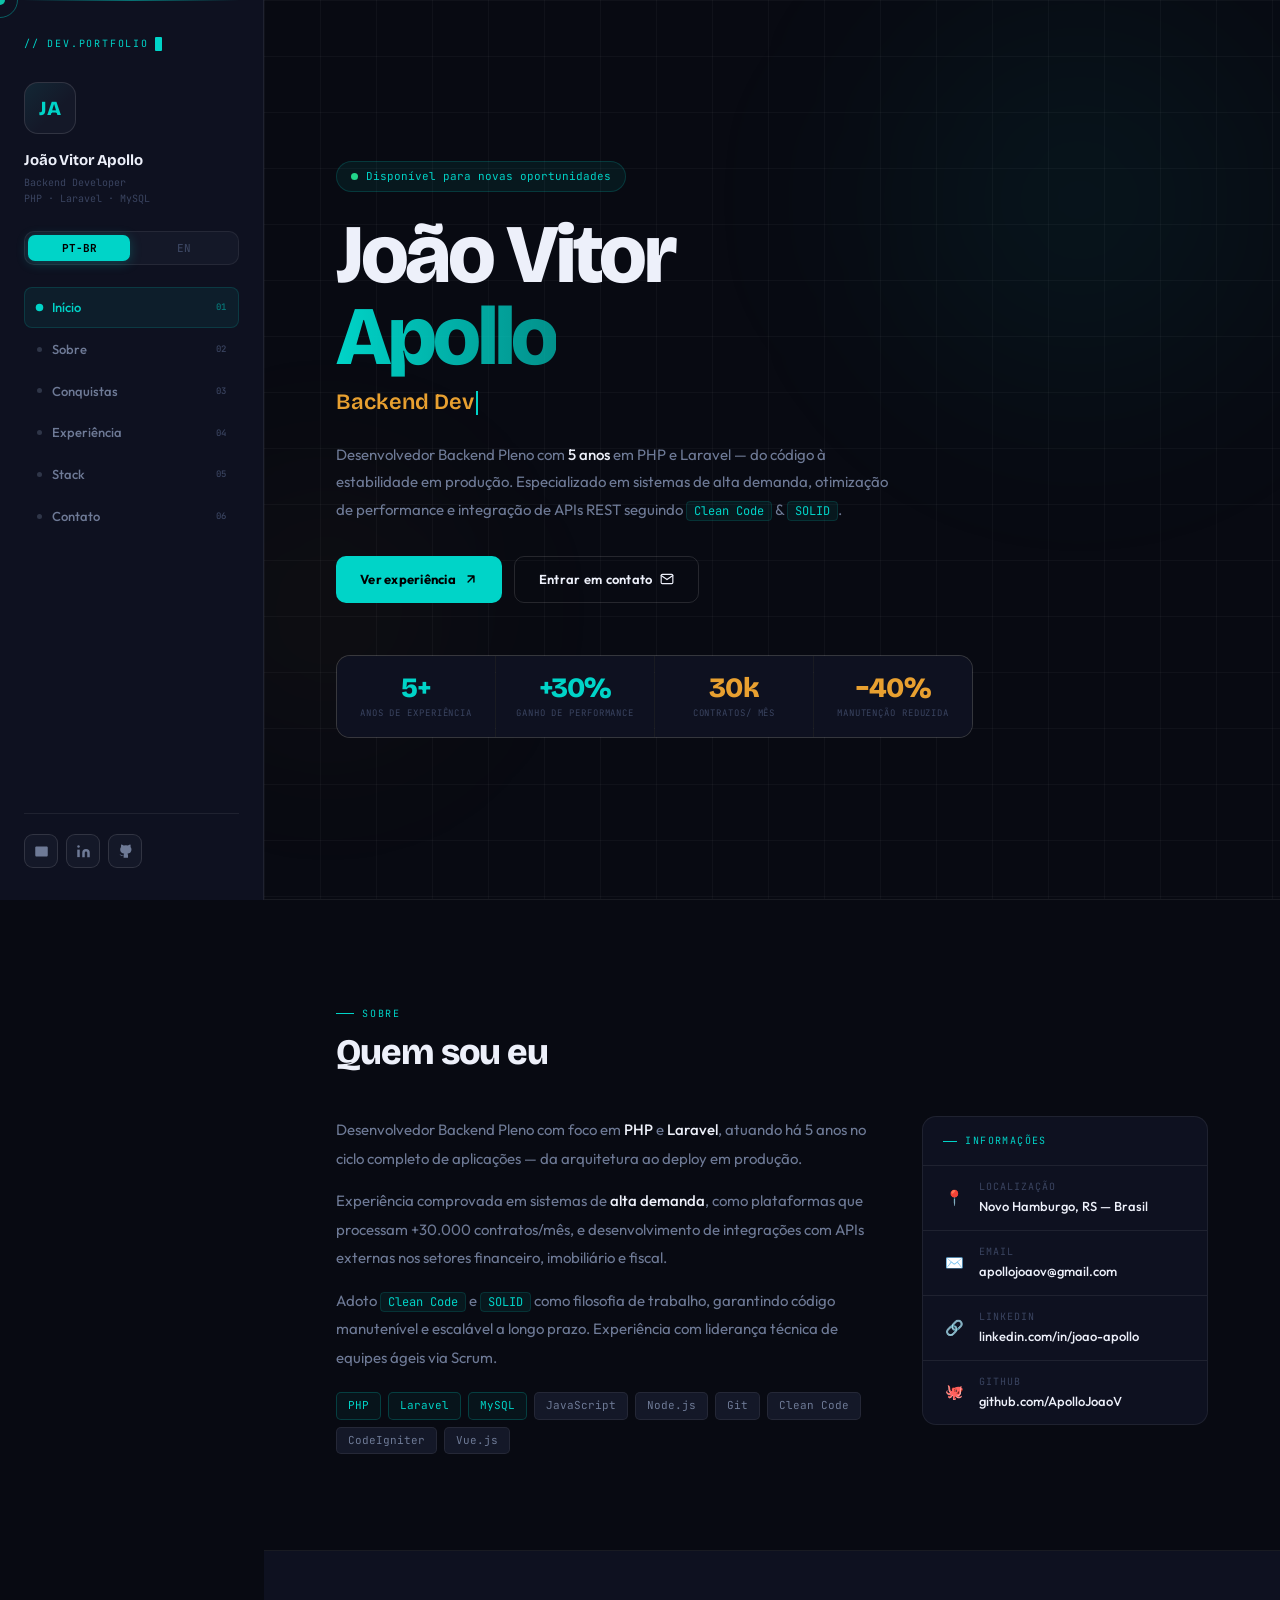
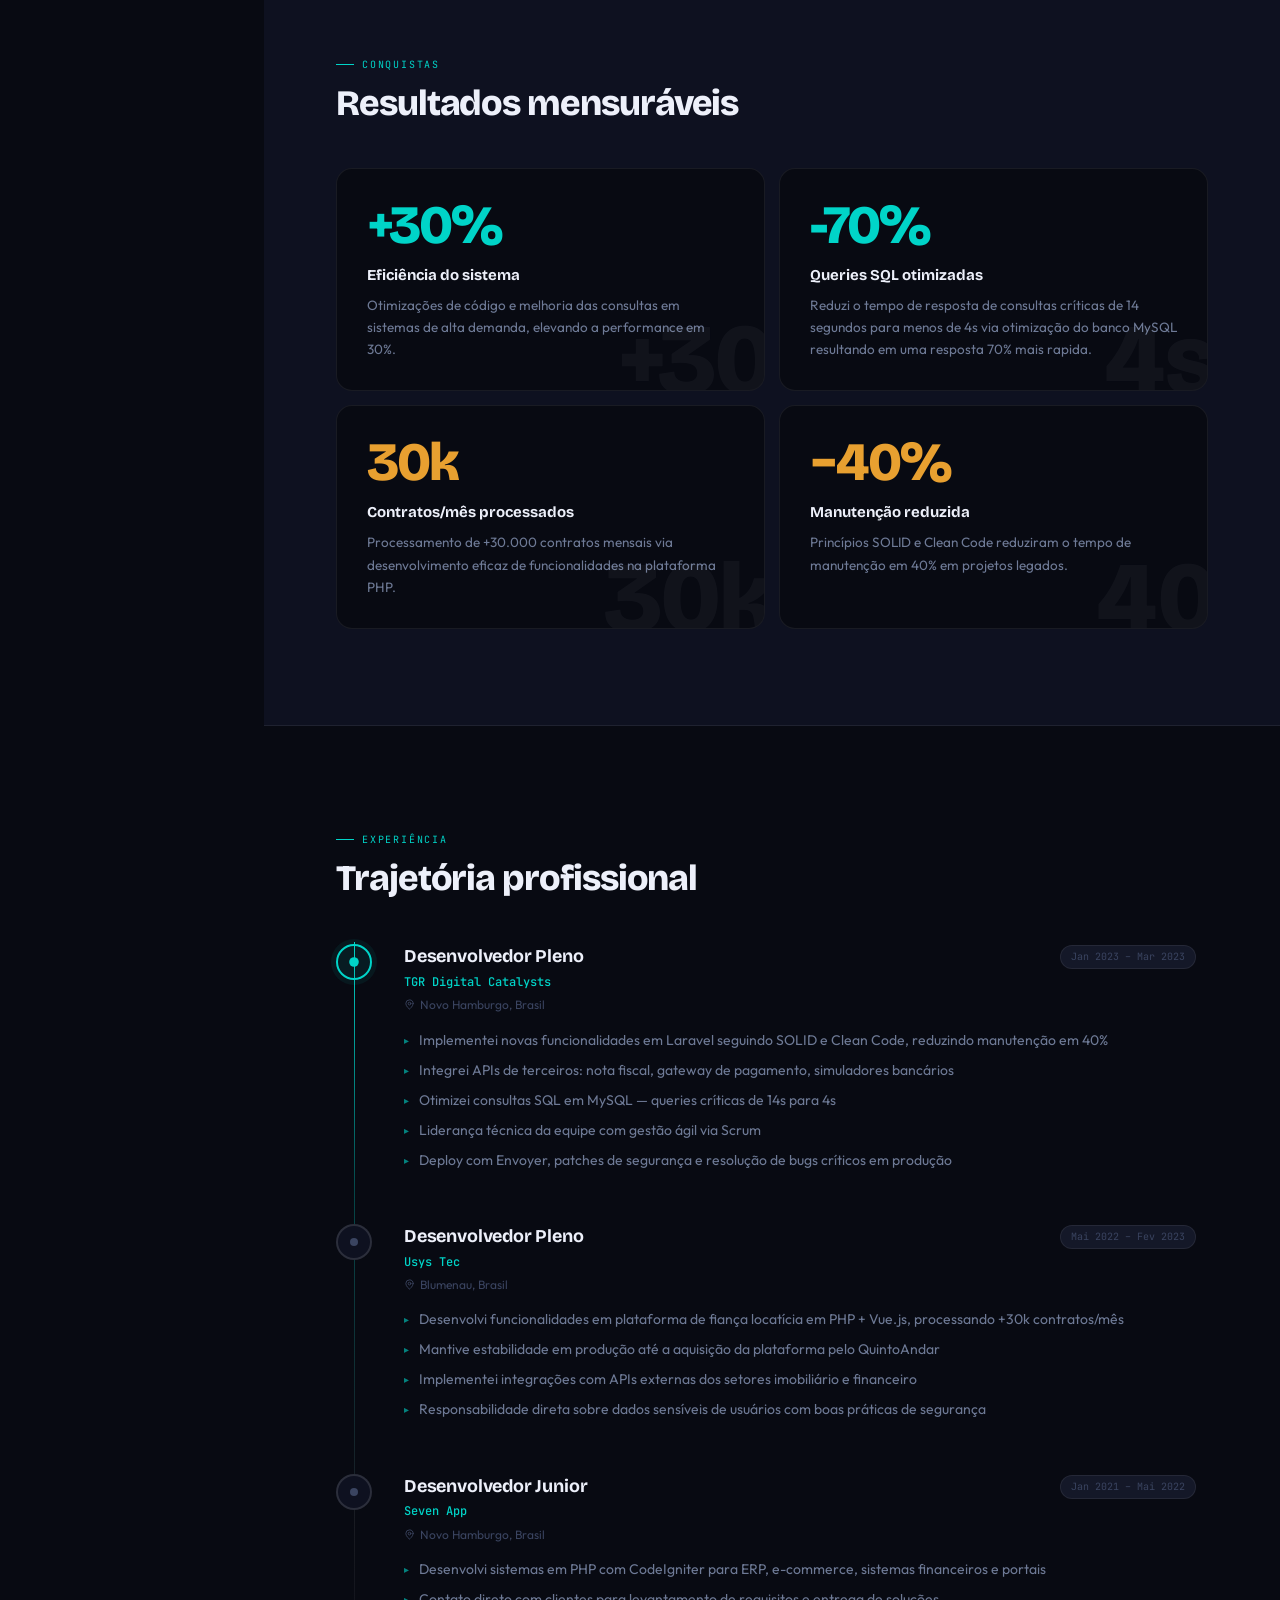
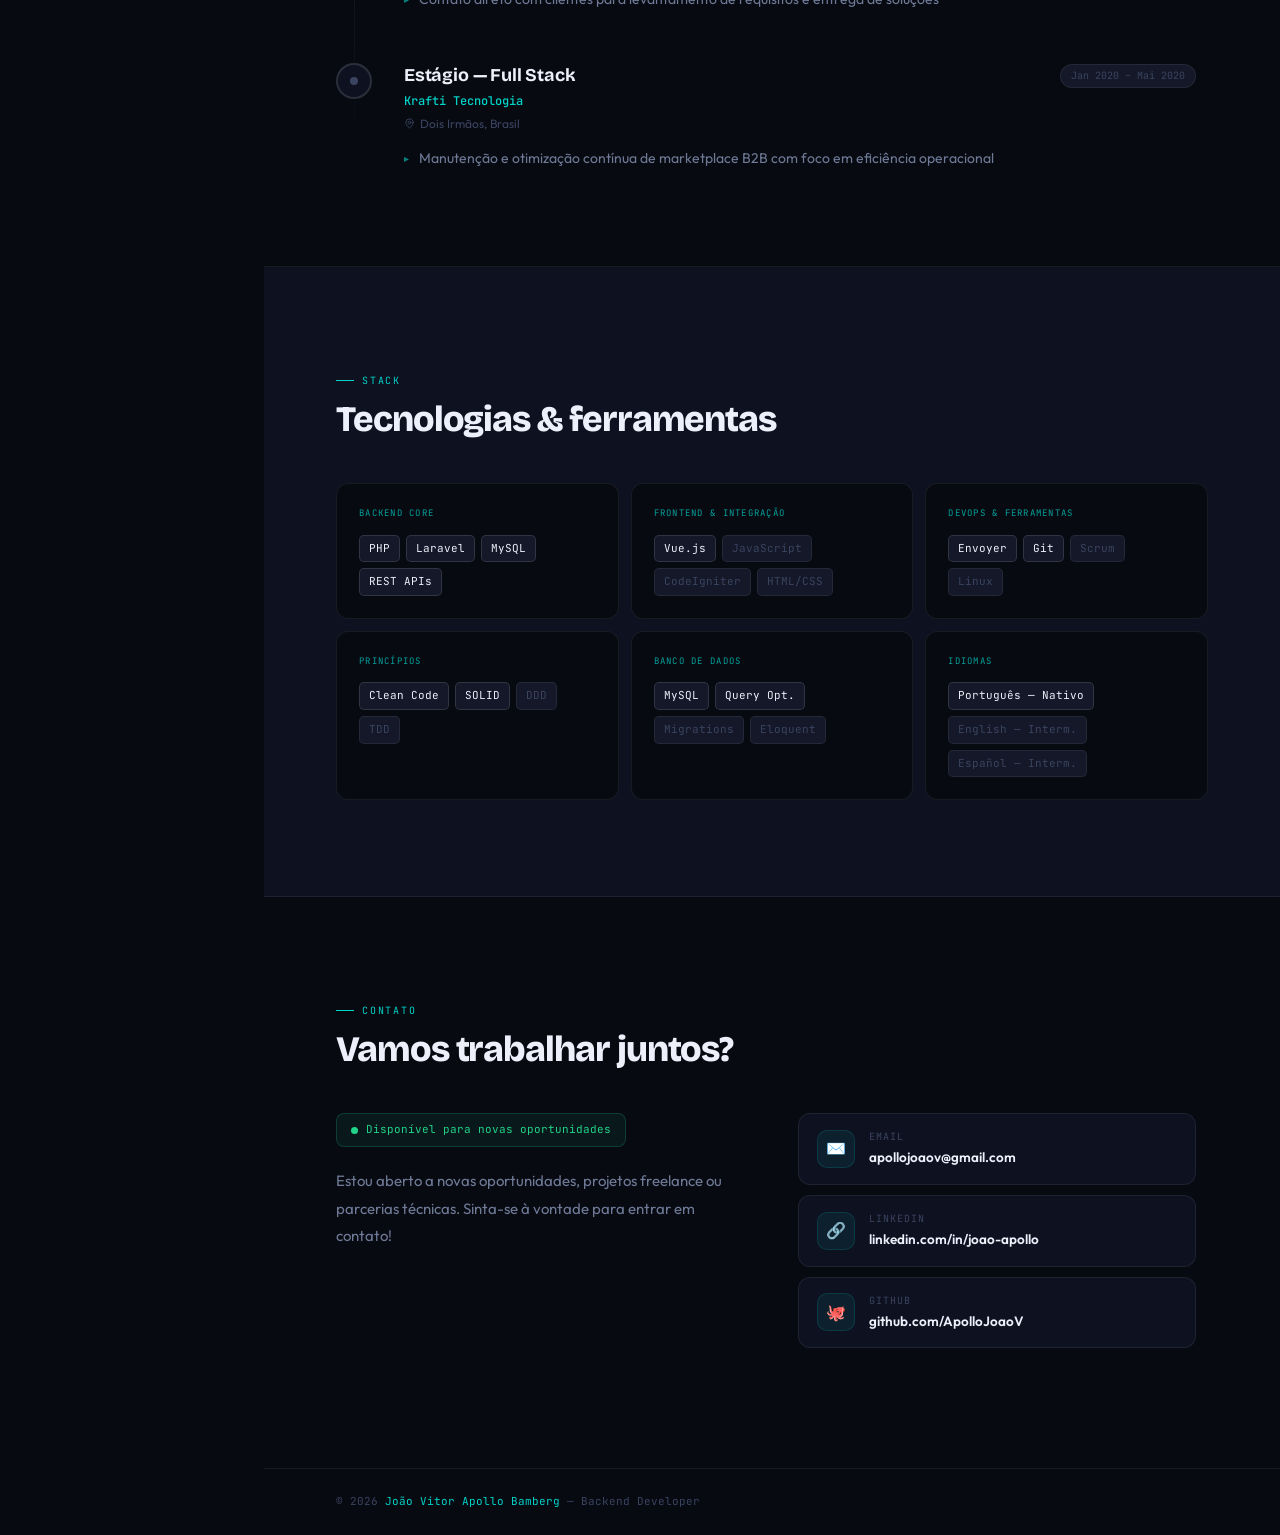
<file: index.html>
<!DOCTYPE html>
<html lang="pt-BR">
<head>
  <meta charset="UTF-8" />
  <meta name="viewport" content="width=device-width, initial-scale=1.0" />
  <title>João Vitor Apollo — Backend Developer</title>

  <!-- ═══════════════════════════════════════════════════════════
       FONTES — Para trocar, substitua as URLs do Google Fonts
       abaixo e atualize as variáveis --font-* no :root
  ════════════════════════════════════════════════════════════ -->
  <link rel="preconnect" href="https://fonts.googleapis.com" />
  <link rel="preconnect" href="https://fonts.gstatic.com" crossorigin />
  <link href="https://fonts.googleapis.com/css2?family=Bricolage+Grotesque:opsz,wght@12..96,400;12..96,500;12..96,600;12..96,700;12..96,800&family=Outfit:wght@300;400;500;600&family=JetBrains+Mono:wght@400;500&display=swap" rel="stylesheet" />

  <!-- ═══════════════════════════════════════════════════════════
       ESTILOS GLOBAIS
  ════════════════════════════════════════════════════════════ -->
  <style>
    /* ─────────────────────────────────────────
       TOKENS DE DESIGN — edite aqui para mudar
       toda a paleta e tipografia do site
    ───────────────────────────────────────── */
    :root {
      /* Cores principais */
      --c-bg:       #080a12;
      --c-surface:  #0e1120;
      --c-surface2: #141828;
      --c-border:   rgba(255 255 255 / 0.07);
      --c-border2:  rgba(255 255 255 / 0.12);

      /* Accent — mude aqui para trocar a cor principal */
      --c-accent:   #00d4c8;
      --c-accent2:  #e8a030;
      --c-green:    #22d48a;

      /* Texto */
      --c-text:     #edf0fa;
      --c-text2:    #6e7a96;
      --c-text3:    #3a4460;

      /* Tipografia */
      --font-head:  'Bricolage Grotesque', sans-serif;
      --font-body:  'Outfit', sans-serif;
      --font-mono:  'JetBrains Mono', monospace;

      /* Layout */
      --sidebar-w: 264px;
      --section-px: 72px;

      /* Transições */
      --ease-out:    cubic-bezier(0.16, 1, 0.3, 1);
      --ease-spring: cubic-bezier(0.34, 1.56, 0.64, 1);
    }

    /* ─────────────────────────────────────────
       RESET & BASE
    ───────────────────────────────────────── */
    *, *::before, *::after { box-sizing: border-box; margin: 0; padding: 0; }

    html { scroll-behavior: smooth; font-size: 16px; }

    body {
      background: var(--c-bg);
      color: var(--c-text);
      font-family: var(--font-body);
      font-weight: 400;
      line-height: 1.6;
      overflow-x: hidden;
      cursor: none; /* cursor customizado */
    }

    a { color: inherit; text-decoration: none; }
    ul { list-style: none; }
    img { display: block; max-width: 100%; }
    button { font-family: inherit; cursor: none; border: none; background: none; }

    /* Scrollbar */
    ::-webkit-scrollbar { width: 3px; }
    ::-webkit-scrollbar-track { background: transparent; }
    ::-webkit-scrollbar-thumb { background: var(--c-border2); border-radius: 2px; }

    /* ─────────────────────────────────────────
       CURSOR CUSTOMIZADO
    ───────────────────────────────────────── */
    #cursor {
      position: fixed;
      width: 10px; height: 10px;
      background: var(--c-accent);
      border-radius: 50%;
      pointer-events: none;
      z-index: 9999;
      transform: translate(-50%, -50%);
      transition: width 0.2s var(--ease-out), height 0.2s var(--ease-out), opacity 0.2s;
      mix-blend-mode: difference;
    }
    #cursor-ring {
      position: fixed;
      width: 36px; height: 36px;
      border: 1px solid var(--c-accent);
      border-radius: 50%;
      pointer-events: none;
      z-index: 9998;
      transform: translate(-50%, -50%);
      opacity: 0.4;
      transition: width 0.35s var(--ease-out), height 0.35s var(--ease-out),
                  opacity 0.2s, border-color 0.2s;
    }
    body.cursor-hover #cursor  { width: 6px; height: 6px; }
    body.cursor-hover #cursor-ring { width: 56px; height: 56px; opacity: 0.2; }

    /* ─────────────────────────────────────────
       PRELOADER
    ───────────────────────────────────────── */
    #preloader {
      position: fixed;
      inset: 0;
      background: var(--c-bg);
      z-index: 9000;
      display: flex;
      align-items: center;
      justify-content: center;
      flex-direction: column;
      gap: 20px;
      transition: opacity 0.6s var(--ease-out), visibility 0.6s;
    }
    #preloader.hidden { opacity: 0; visibility: hidden; pointer-events: none; }
    .pre-name {
      font-family: var(--font-head);
      font-size: 22px;
      font-weight: 700;
      color: var(--c-text);
      letter-spacing: 0.04em;
    }
    .pre-name span { color: var(--c-accent); }
    .pre-bar {
      width: 180px; height: 2px;
      background: var(--c-border2);
      border-radius: 2px;
      overflow: hidden;
    }
    .pre-fill {
      height: 100%;
      background: var(--c-accent);
      border-radius: 2px;
      width: 0%;
      animation: preLoad 1s var(--ease-out) forwards;
    }
    @keyframes preLoad {
      to { width: 100%; }
    }

    /* ─────────────────────────────────────────
       BACKGROUND ATMOSFÉRICO
    ───────────────────────────────────────── */
    .bg-orbs {
      position: fixed;
      inset: 0;
      pointer-events: none;
      z-index: 0;
      overflow: hidden;
    }
    .bg-orb {
      position: absolute;
      border-radius: 50%;
      filter: blur(80px);
    }
    .bg-orb-1 {
      width: 600px; height: 600px;
      top: -100px; right: -100px;
      background: radial-gradient(circle, rgba(0,212,200,0.07) 0%, transparent 70%);
      animation: orbFloat 12s ease-in-out infinite;
    }
    .bg-orb-2 {
      width: 400px; height: 400px;
      bottom: 10%; left: 10%;
      background: radial-gradient(circle, rgba(232,160,48,0.05) 0%, transparent 70%);
      animation: orbFloat 16s ease-in-out 3s infinite reverse;
    }
    @keyframes orbFloat {
      0%, 100% { transform: translateY(0) scale(1); }
      50%       { transform: translateY(-30px) scale(1.05); }
    }

    /* ─────────────────────────────────────────
       LAYOUT PRINCIPAL
    ───────────────────────────────────────── */
    #app {
      position: relative;
      z-index: 1;
      display: flex;
      min-height: 100vh;
    }

    /* ─────────────────────────────────────────
       SIDEBAR
    ───────────────────────────────────────── */
    .sidebar {
      position: fixed;
      top: 0; left: 0; bottom: 0;
      width: var(--sidebar-w);
      background: var(--c-surface);
      border-right: 1px solid var(--c-border);
      display: flex;
      flex-direction: column;
      padding: 36px 24px 32px;
      z-index: 200;
      overflow: hidden;
    }
    /* Linha de luz no topo da sidebar */
    .sidebar::before {
      content: '';
      position: absolute;
      top: 0; left: 24px; right: 24px;
      height: 1px;
      background: linear-gradient(90deg, transparent, var(--c-accent), transparent);
      opacity: 0.5;
    }

    /* Logo / marca */
    .sidebar-logo {
      font-family: var(--font-mono);
      font-size: 10px;
      color: var(--c-accent);
      letter-spacing: 0.18em;
      text-transform: uppercase;
      margin-bottom: 30px;
      display: flex;
      align-items: center;
      gap: 6px;
    }
    .logo-blink {
      display: inline-block;
      width: 7px; height: 14px;
      background: var(--c-accent);
      border-radius: 1px;
      animation: blink 1.1s step-end infinite;
    }
    @keyframes blink { 50% { opacity: 0; } }

    /* Foto / avatar placeholder */
    .sidebar-avatar {
      width: 52px; height: 52px;
      border-radius: 14px;
      background: var(--c-surface2);
      border: 1px solid var(--c-border2);
      display: flex;
      align-items: center;
      justify-content: center;
      font-family: var(--font-head);
      font-size: 20px;
      font-weight: 800;
      color: var(--c-accent);
      margin-bottom: 14px;
      position: relative;
      overflow: hidden;
    }
    .sidebar-avatar::after {
      content: '';
      position: absolute;
      inset: 0;
      background: linear-gradient(135deg, var(--c-accent) 0%, transparent 60%);
      opacity: 0.08;
    }

    .sidebar-name {
      font-family: var(--font-head);
      font-size: 15px;
      font-weight: 700;
      color: var(--c-text);
      margin-bottom: 3px;
      letter-spacing: -0.01em;
    }
    .sidebar-role {
      font-family: var(--font-mono);
      font-size: 10px;
      color: var(--c-text3);
      line-height: 1.6;
      margin-bottom: 24px;
    }

    /* Toggle de idioma */
    .lang-switch {
      display: flex;
      background: var(--c-surface2);
      border: 1px solid var(--c-border);
      border-radius: 10px;
      padding: 3px;
      margin-bottom: 22px;
      gap: 3px;
    }
    .lang-btn {
      flex: 1;
      padding: 6px 0;
      border-radius: 7px;
      font-family: var(--font-mono);
      font-size: 11px;
      font-weight: 500;
      color: var(--c-text3);
      transition: all 0.25s var(--ease-out);
      text-align: center;
    }
    .lang-btn:hover { color: var(--c-text2); }
    .lang-btn.active {
      background: var(--c-accent);
      color: #000;
      font-weight: 700;
      box-shadow: 0 2px 12px rgba(0,212,200,0.25);
    }

    /* Navegação */
    .nav { display: flex; flex-direction: column; gap: 1px; }
    .nav-link {
      display: flex;
      align-items: center;
      gap: 10px;
      padding: 9px 12px;
      border-radius: 8px;
      font-size: 13px;
      font-weight: 500;
      color: var(--c-text2);
      border: 1px solid transparent;
      transition: all 0.22s var(--ease-out);
      position: relative;
    }
    .nav-link:hover { color: var(--c-text); background: var(--c-surface2); }
    .nav-link.active {
      color: var(--c-accent);
      background: rgba(0,212,200,0.07);
      border-color: rgba(0,212,200,0.15);
    }
    /* Indicador animado */
    .nav-pip {
      width: 5px; height: 5px;
      border-radius: 50%;
      background: currentColor;
      opacity: 0.35;
      flex-shrink: 0;
      transition: opacity 0.2s, transform 0.25s var(--ease-spring);
    }
    .nav-link.active .nav-pip { opacity: 1; transform: scale(1.5); }
    /* Número da seção */
    .nav-num {
      font-family: var(--font-mono);
      font-size: 9px;
      color: var(--c-text3);
      margin-left: auto;
      transition: color 0.2s;
    }
    .nav-link.active .nav-num { color: rgba(0,212,200,0.5); }

    /* Links sociais */
    .sidebar-socials {
      margin-top: auto;
      padding-top: 20px;
      border-top: 1px solid var(--c-border);
      display: flex;
      gap: 8px;
    }
    .social-btn {
      width: 34px; height: 34px;
      border-radius: 9px;
      background: var(--c-surface2);
      border: 1px solid var(--c-border2);
      display: flex;
      align-items: center;
      justify-content: center;
      color: var(--c-text2);
      transition: all 0.22s var(--ease-out);
    }
    .social-btn:hover {
      color: var(--c-accent);
      border-color: rgba(0,212,200,0.3);
      transform: translateY(-2px);
      box-shadow: 0 6px 18px rgba(0,212,200,0.12);
    }
    .social-btn svg { width: 15px; height: 15px; fill: currentColor; }

    /* ─────────────────────────────────────────
       CONTEÚDO PRINCIPAL
    ───────────────────────────────────────── */
    .main {
      margin-left: var(--sidebar-w);
      flex: 1;
      min-width: 0;
    }

    /* ─────────────────────────────────────────
       COMPONENTES COMUNS
    ───────────────────────────────────────── */
    .section-tag {
      display: inline-flex;
      align-items: center;
      gap: 8px;
      font-family: var(--font-mono);
      font-size: 10px;
      color: var(--c-accent);
      letter-spacing: 0.18em;
      text-transform: uppercase;
      margin-bottom: 12px;
    }
    .section-tag::before {
      content: '';
      width: 18px; height: 1px;
      background: var(--c-accent);
    }

    .section-title {
      font-family: var(--font-head);
      font-size: clamp(28px, 2.8vw, 42px);
      font-weight: 800;
      letter-spacing: -0.03em;
      line-height: 1.08;
      color: var(--c-text);
      margin-bottom: 44px;
    }

    /* Botões */
    .btn {
      display: inline-flex;
      align-items: center;
      gap: 8px;
      padding: 12px 24px;
      border-radius: 10px;
      font-size: 13px;
      font-weight: 600;
      letter-spacing: 0.02em;
      transition: all 0.22s var(--ease-out);
      position: relative;
      overflow: hidden;
    }
    .btn::after {
      content: '';
      position: absolute;
      inset: 0;
      background: white;
      opacity: 0;
      transition: opacity 0.15s;
    }
    .btn:hover::after { opacity: 0.06; }
    .btn-accent {
      background: var(--c-accent);
      color: #000;
      font-weight: 700;
      box-shadow: 0 0 0 0 rgba(0,212,200,0.4);
    }
    .btn-accent:hover {
      transform: translateY(-2px);
      box-shadow: 0 8px 28px rgba(0,212,200,0.35);
    }
    .btn-ghost {
      background: transparent;
      color: var(--c-text);
      border: 1px solid var(--c-border2);
    }
    .btn-ghost:hover {
      background: var(--c-surface2);
      border-color: rgba(255,255,255,0.18);
      transform: translateY(-2px);
    }

    /* Badge disponível */
    .avail-badge {
      display: inline-flex;
      align-items: center;
      gap: 8px;
      padding: 7px 14px;
      background: rgba(34,212,138,0.07);
      border: 1px solid rgba(34,212,138,0.2);
      border-radius: 8px;
      font-family: var(--font-mono);
      font-size: 11px;
      color: var(--c-green);
    }
    .avail-dot {
      width: 7px; height: 7px;
      border-radius: 50%;
      background: var(--c-green);
      animation: pulseGreen 2s ease infinite;
    }
    @keyframes pulseGreen {
      0%,100% { box-shadow: 0 0 0 0 rgba(34,212,138,0.4); }
      50%      { box-shadow: 0 0 0 5px rgba(34,212,138,0); }
    }

    /* ─────────────────────────────────────────
       ANIMAÇÕES DE SCROLL
    ───────────────────────────────────────── */
    .anim {
      opacity: 0;
      transform: translateY(28px);
      transition: opacity 0.75s var(--ease-out), transform 0.75s var(--ease-out);
    }
    .anim.from-left  { transform: translateX(-24px); }
    .anim.from-right { transform: translateX(24px); }
    .anim.scale-in   { transform: scale(0.93); }
    .anim.in {
      opacity: 1;
      transform: none;
    }
    .anim-d1 { transition-delay: 0.06s; }
    .anim-d2 { transition-delay: 0.12s; }
    .anim-d3 { transition-delay: 0.18s; }
    .anim-d4 { transition-delay: 0.24s; }
    .anim-d5 { transition-delay: 0.30s; }
    .anim-d6 { transition-delay: 0.36s; }

    /* ─────────────────────────────────────────
       SEÇÃO HERO
    ───────────────────────────────────────── */
    #hero {
      min-height: 100vh;
      padding: 0 var(--section-px);
      display: flex;
      align-items: center;
      border-bottom: 1px solid var(--c-border);
      position: relative;
      overflow: hidden;
    }
    /* Linhas de grade sutis */
    #hero::before {
      content: '';
      position: absolute;
      inset: 0;
      background-image:
        linear-gradient(var(--c-border) 1px, transparent 1px),
        linear-gradient(90deg, var(--c-border) 1px, transparent 1px);
      background-size: 56px 56px;
      opacity: 0.5;
      animation: fadeIn 2s ease both;
    }
    @keyframes fadeIn { from { opacity: 0; } to { opacity: 0.5; } }

    .hero-inner { position: relative; z-index: 1; max-width: 720px; }

    /* Tag animado */
    .hero-tag {
      display: inline-flex;
      align-items: center;
      gap: 8px;
      padding: 6px 14px;
      background: rgba(0,212,200,0.07);
      border: 1px solid rgba(0,212,200,0.18);
      border-radius: 20px;
      font-family: var(--font-mono);
      font-size: 11px;
      color: var(--c-accent);
      margin-bottom: 22px;
      opacity: 0;
      animation: heroFade 0.7s var(--ease-out) 0.2s forwards;
    }
    .hero-tag .pulse {
      width: 6px; height: 6px;
      border-radius: 50%;
      background: var(--c-accent);
      animation: pulseGreen 2.5s ease infinite;
    }

    @keyframes heroFade {
      from { opacity: 0; transform: translateY(16px); }
      to   { opacity: 1; transform: translateY(0); }
    }

    /* Nome com efeito gradiente animado */
    .hero-name {
      font-family: var(--font-head);
      font-size: clamp(52px, 6.5vw, 88px);
      font-weight: 800;
      line-height: 0.98;
      letter-spacing: -0.04em;
      color: var(--c-text);
      margin-bottom: 8px;
      opacity: 0;
      animation: heroFade 0.8s var(--ease-out) 0.3s forwards;
    }
    .hero-name .grad {
      background: linear-gradient(90deg,
        var(--c-accent) 0%,
        rgba(0,212,200,0.6) 40%,
        var(--c-accent) 70%,
        rgba(0,180,220,0.8) 100%
      );
      background-size: 300% auto;
      -webkit-background-clip: text;
      -webkit-text-fill-color: transparent;
      background-clip: text;
      animation: gradMove 6s linear infinite;
    }
    @keyframes gradMove {
      from { background-position: 0% center; }
      to   { background-position: 300% center; }
    }

    /* Typing effect */
    .hero-typing-wrap {
      font-family: var(--font-head);
      font-size: clamp(16px, 2vw, 22px);
      font-weight: 600;
      color: var(--c-text2);
      margin-bottom: 20px;
      min-height: 32px;
      opacity: 0;
      animation: heroFade 0.7s var(--ease-out) 0.45s forwards;
    }
    .hero-typing-wrap .typed { color: var(--c-accent2); }
    .hero-typing-wrap .cursor-type {
      display: inline-block;
      width: 2px; height: 1.1em;
      background: var(--c-accent);
      vertical-align: text-bottom;
      margin-left: 2px;
      animation: blink 0.9s step-end infinite;
    }

    .hero-summary {
      font-size: 15px;
      color: var(--c-text2);
      line-height: 1.85;
      max-width: 560px;
      margin-bottom: 32px;
      opacity: 0;
      animation: heroFade 0.7s var(--ease-out) 0.55s forwards;
    }
    .hero-summary .mark {
      color: var(--c-text);
      font-weight: 500;
    }

    .hero-ctas {
      display: flex;
      gap: 12px;
      flex-wrap: wrap;
      margin-bottom: 52px;
      opacity: 0;
      animation: heroFade 0.7s var(--ease-out) 0.65s forwards;
    }

    /* Stats cards */
    .hero-stats {
      display: grid;
      grid-template-columns: repeat(4, 1fr);
      gap: 1px;
      background: var(--c-border);
      border: 1px solid var(--c-border2);
      border-radius: 14px;
      overflow: hidden;
      max-width: 640px;
      opacity: 0;
      animation: heroFade 0.8s var(--ease-out) 0.75s forwards;
    }
    .stat-card {
      background: var(--c-surface);
      padding: 18px 20px;
      text-align: center;
      transition: background 0.2s;
    }
    .stat-card:hover { background: var(--c-surface2); }
    .stat-val {
      font-family: var(--font-head);
      font-size: 28px;
      font-weight: 800;
      letter-spacing: -0.03em;
      line-height: 1;
      margin-bottom: 5px;
      color: var(--c-accent);
    }
    .stat-val.amber { color: var(--c-accent2); }
    .stat-label {
      font-family: var(--font-mono);
      font-size: 9px;
      color: var(--c-text3);
      text-transform: uppercase;
      letter-spacing: 0.1em;
      line-height: 1.4;
    }

    /* ─────────────────────────────────────────
       SEÇÃO SOBRE
    ───────────────────────────────────────── */
    #sobre {
      padding: 96px var(--section-px);
      border-bottom: 1px solid var(--c-border);
    }
    .sobre-grid {
      display: grid;
      grid-template-columns: 1.3fr 0.7fr;
      gap: 56px;
      align-items: start;
      max-width: 960px;
    }
    .sobre-text {
      font-size: 15px;
      color: var(--c-text2);
      line-height: 1.9;
    }
    .sobre-text p + p { margin-top: 14px; }
    .sobre-text strong { color: var(--c-text); font-weight: 500; }
    .code-tag {
      display: inline;
      font-family: var(--font-mono);
      font-size: 12px;
      color: var(--c-accent);
      background: rgba(0,212,200,0.07);
      border: 1px solid rgba(0,212,200,0.14);
      padding: 1px 7px;
      border-radius: 4px;
    }
    .chips {
      display: flex;
      flex-wrap: wrap;
      gap: 7px;
      margin-top: 20px;
    }
    .chip {
      font-family: var(--font-mono);
      font-size: 11px;
      color: var(--c-text2);
      background: var(--c-surface2);
      border: 1px solid var(--c-border);
      padding: 4px 11px;
      border-radius: 5px;
      transition: all 0.18s var(--ease-out);
    }
    .chip:hover { color: var(--c-accent); border-color: rgba(0,212,200,0.28); transform: translateY(-1px); }
    .chip.hi { color: var(--c-accent); border-color: rgba(0,212,200,0.22); background: rgba(0,212,200,0.05); }

    /* Card de informações */
    .info-card {
      background: var(--c-surface);
      border: 1px solid var(--c-border);
      border-radius: 14px;
      overflow: hidden;
      transition: border-color 0.22s;
    }
    .info-card:hover { border-color: var(--c-border2); }
    .info-card-head {
      padding: 16px 20px;
      border-bottom: 1px solid var(--c-border);
      font-family: var(--font-mono);
      font-size: 10px;
      color: var(--c-accent);
      letter-spacing: 0.14em;
      text-transform: uppercase;
      display: flex; align-items: center; gap: 8px;
    }
    .info-card-head::before { content: ''; width: 14px; height: 1px; background: var(--c-accent); }
    .info-row {
      display: flex;
      align-items: center;
      gap: 14px;
      padding: 13px 20px;
      border-bottom: 1px solid var(--c-border);
      transition: background 0.15s;
    }
    .info-row:last-child { border-bottom: none; }
    .info-row:hover { background: var(--c-surface2); }
    .info-icon { font-size: 15px; width: 22px; text-align: center; flex-shrink: 0; }
    .info-lbl  { font-size: 10px; color: var(--c-text3); font-family: var(--font-mono); text-transform: uppercase; letter-spacing: 0.1em; margin-bottom: 1px; }
    .info-val  { font-size: 13px; color: var(--c-text); font-weight: 500; }

    /* ─────────────────────────────────────────
       SEÇÃO CONQUISTAS
    ───────────────────────────────────────── */
    #conquistas {
      padding: 96px var(--section-px);
      background: var(--c-surface);
      border-bottom: 1px solid var(--c-border);
    }
    .ach-grid {
      display: grid;
      grid-template-columns: repeat(2, 1fr);
      gap: 14px;
      max-width: 880px;
    }
    .ach-card {
      background: var(--c-bg);
      border: 1px solid var(--c-border);
      border-radius: 16px;
      padding: 30px;
      position: relative;
      overflow: hidden;
      transition: border-color 0.25s, transform 0.3s var(--ease-out), box-shadow 0.3s;
    }
    .ach-card::before {
      content: '';
      position: absolute;
      top: 0; left: 0; right: 0;
      height: 2px;
      transform: scaleX(0);
      transform-origin: left;
      transition: transform 0.4s var(--ease-out);
    }
    .ach-card.cyan::before  { background: linear-gradient(90deg, var(--c-accent), transparent); }
    .ach-card.amber::before { background: linear-gradient(90deg, var(--c-accent2), transparent); }
    .ach-card:hover { border-color: var(--c-border2); transform: translateY(-4px); box-shadow: 0 20px 48px rgba(0,0,0,0.3); }
    .ach-card:hover::before { transform: scaleX(1); }
    /* Número grande de fundo */
    .ach-bg-num {
      position: absolute;
      right: -10px; bottom: -20px;
      font-family: var(--font-head);
      font-size: 100px;
      font-weight: 800;
      opacity: 0.04;
      line-height: 1;
      color: var(--c-text);
      pointer-events: none;
      user-select: none;
    }
    .ach-num {
      font-family: var(--font-head);
      font-size: 54px;
      font-weight: 800;
      letter-spacing: -0.04em;
      line-height: 1;
      margin-bottom: 10px;
    }
    .ach-card.cyan  .ach-num { color: var(--c-accent); }
    .ach-card.amber .ach-num { color: var(--c-accent2); }
    .ach-title { font-family: var(--font-head); font-size: 15px; font-weight: 700; color: var(--c-text); margin-bottom: 7px; }
    .ach-desc  { font-size: 13.5px; color: var(--c-text2); line-height: 1.65; }

    /* ─────────────────────────────────────────
       SEÇÃO EXPERIÊNCIA
    ───────────────────────────────────────── */
    #experiencia {
      padding: 96px var(--section-px);
      border-bottom: 1px solid var(--c-border);
    }
    .timeline {
      max-width: 860px;
      position: relative;
    }
    .timeline::before {
      content: '';
      position: absolute;
      left: 18px; top: 0; bottom: 0;
      width: 1px;
      background: linear-gradient(180deg,
        var(--c-accent) 0%,
        rgba(0,212,200,0.3) 30%,
        var(--c-border) 70%,
        transparent 100%
      );
    }
    .tl-item {
      display: flex;
      gap: 32px;
      padding-bottom: 50px;
      position: relative;
    }
    .tl-item:last-child { padding-bottom: 0; }
    /* Ponto da timeline */
    .tl-dot {
      flex-shrink: 0;
      width: 36px; height: 36px;
      border-radius: 50%;
      background: var(--c-surface);
      border: 2px solid var(--c-border2);
      display: flex;
      align-items: center;
      justify-content: center;
      position: relative;
      z-index: 1;
      margin-top: 2px;
      transition: border-color 0.25s, background 0.25s, box-shadow 0.25s;
    }
    .tl-dot-inner {
      width: 8px; height: 8px;
      border-radius: 50%;
      background: var(--c-text3);
      transition: background 0.25s, transform 0.25s var(--ease-spring);
    }
    .tl-item:first-child .tl-dot {
      border-color: var(--c-accent);
      background: rgba(0,212,200,0.09);
      box-shadow: 0 0 0 5px rgba(0,212,200,0.07);
    }
    .tl-item:first-child .tl-dot-inner { background: var(--c-accent); transform: scale(1.2); }
    .tl-item:hover .tl-dot { border-color: var(--c-border2); }
    .tl-item:hover .tl-dot-inner { transform: scale(1.3); }

    .tl-body { flex: 1; }
    .tl-head {
      display: flex;
      justify-content: space-between;
      align-items: flex-start;
      gap: 12px;
      margin-bottom: 2px;
    }
    .tl-position { font-family: var(--font-head); font-size: 18px; font-weight: 700; color: var(--c-text); letter-spacing: -0.01em; }
    .tl-date {
      font-family: var(--font-mono);
      font-size: 10px;
      color: var(--c-text3);
      background: var(--c-surface2);
      border: 1px solid var(--c-border);
      padding: 3px 10px;
      border-radius: 20px;
      white-space: nowrap;
      flex-shrink: 0;
      margin-top: 3px;
    }
    .tl-company { font-family: var(--font-mono); font-size: 12px; color: var(--c-accent); font-weight: 500; margin-bottom: 3px; }
    .tl-location {
      font-size: 12px;
      color: var(--c-text3);
      margin-bottom: 14px;
      display: flex; align-items: center; gap: 5px;
    }
    .tl-bullets { display: flex; flex-direction: column; gap: 7px; }
    .tl-bullet {
      display: flex;
      gap: 10px;
      font-size: 14px;
      color: var(--c-text2);
      line-height: 1.65;
      transition: color 0.15s;
    }
    .tl-bullet:hover { color: var(--c-text); }
    .tl-bullet::before {
      content: '▸';
      color: var(--c-accent);
      font-size: 10px;
      flex-shrink: 0;
      margin-top: 4px;
      opacity: 0.6;
    }

    /* ─────────────────────────────────────────
       SEÇÃO STACK
    ───────────────────────────────────────── */
    #stack {
      padding: 96px var(--section-px);
      background: var(--c-surface);
      border-bottom: 1px solid var(--c-border);
    }
    .stack-grid {
      display: grid;
      grid-template-columns: repeat(3, 1fr);
      gap: 12px;
      max-width: 880px;
    }
    .stack-card {
      background: var(--c-bg);
      border: 1px solid var(--c-border);
      border-radius: 12px;
      padding: 22px;
      transition: border-color 0.2s, transform 0.25s var(--ease-out), box-shadow 0.25s;
    }
    .stack-card:hover {
      border-color: rgba(0,212,200,0.2);
      transform: translateY(-3px);
      box-shadow: 0 12px 32px rgba(0,0,0,0.2);
    }
    .stack-card-title {
      font-family: var(--font-mono);
      font-size: 9px;
      color: var(--c-accent);
      text-transform: uppercase;
      letter-spacing: 0.14em;
      margin-bottom: 14px;
      opacity: 0.75;
    }
    .stack-tags { display: flex; flex-wrap: wrap; gap: 6px; }
    .stack-tag {
      font-family: var(--font-mono);
      font-size: 11px;
      padding: 4px 9px;
      border-radius: 5px;
      border: 1px solid var(--c-border);
      color: var(--c-text3);
      background: var(--c-surface2);
      transition: all 0.15s;
    }
    .stack-tag.hi { color: var(--c-text); border-color: var(--c-border2); }
    .stack-tag:hover { color: var(--c-accent); border-color: rgba(0,212,200,0.28); }

    /* ─────────────────────────────────────────
       SEÇÃO CONTATO
    ───────────────────────────────────────── */
    #contato {
      padding: 96px var(--section-px) 120px;
    }
    .contact-grid {
      display: grid;
      grid-template-columns: 1fr 1fr;
      gap: 64px;
      max-width: 860px;
      align-items: start;
    }
    .contact-lead {
      font-size: 15px;
      color: var(--c-text2);
      line-height: 1.85;
      margin-bottom: 24px;
    }
    .contact-links { display: flex; flex-direction: column; gap: 10px; }
    .contact-link {
      display: flex;
      align-items: center;
      gap: 14px;
      padding: 15px 18px;
      background: var(--c-surface);
      border: 1px solid var(--c-border);
      border-radius: 12px;
      transition: all 0.22s var(--ease-out);
    }
    .contact-link:hover {
      border-color: rgba(0,212,200,0.3);
      background: rgba(0,212,200,0.04);
      transform: translateX(6px);
    }
    .contact-link-icon {
      width: 38px; height: 38px;
      border-radius: 10px;
      background: rgba(0,212,200,0.08);
      border: 1px solid rgba(0,212,200,0.15);
      display: flex; align-items: center; justify-content: center;
      font-size: 16px; flex-shrink: 0;
    }
    .contact-link-lbl { font-size: 10px; color: var(--c-text3); font-family: var(--font-mono); text-transform: uppercase; letter-spacing: 0.1em; margin-bottom: 2px; }
    .contact-link-val { font-size: 13.5px; font-weight: 600; color: var(--c-text); }
    .contact-link svg { width: 14px; height: 14px; fill: none; stroke: var(--c-accent); stroke-width: 2; margin-left: auto; opacity: 0; transition: opacity 0.2s; flex-shrink: 0; }
    .contact-link:hover svg { opacity: 1; }

    /* ─────────────────────────────────────────
       RODAPÉ
    ───────────────────────────────────────── */
    .footer {
      padding: 24px var(--section-px);
      border-top: 1px solid var(--c-border);
      display: flex;
      justify-content: space-between;
      align-items: center;
    }
    .footer-txt { font-family: var(--font-mono); font-size: 11px; color: var(--c-text3); }
    .footer-txt span { color: var(--c-accent); }

    /* ─────────────────────────────────────────
       RESPONSIVO
    ───────────────────────────────────────── */
    @media (max-width: 1024px) {
      :root { --sidebar-w: 0px; --section-px: 32px; }
      .sidebar { display: none; }
      .main  { margin-left: 0; }
      .sobre-grid { grid-template-columns: 1fr; }
      .contact-grid { grid-template-columns: 1fr; gap: 32px; }
    }
    @media (max-width: 640px) {
      :root { --section-px: 20px; }
      #hero { padding-top: 60px; padding-bottom: 40px; align-items: flex-start; }
      .ach-grid { grid-template-columns: 1fr; }
      .stack-grid { grid-template-columns: 1fr 1fr; }
      .hero-stats { grid-template-columns: repeat(2, 1fr); }
    }
  </style>
</head>
<body>

  <!-- ═══════════════════════════════════════
       CURSOR CUSTOMIZADO
  ══════════════════════════════════════ -->
  <div id="cursor"></div>
  <div id="cursor-ring"></div>

  <!-- ═══════════════════════════════════════
       PRELOADER
  ══════════════════════════════════════ -->
  <div id="preloader">
    <div class="pre-name">João Vitor <span>Apollo</span></div>
    <div class="pre-bar"><div class="pre-fill"></div></div>
  </div>

  <!-- ═══════════════════════════════════════
       ORBS DE FUNDO
  ══════════════════════════════════════ -->
  <div class="bg-orbs" aria-hidden="true">
    <div class="bg-orb bg-orb-1"></div>
    <div class="bg-orb bg-orb-2"></div>
  </div>

  <!-- ═══════════════════════════════════════
       APP PRINCIPAL
  ══════════════════════════════════════ -->
  <div id="app">

    <!-- ────────── SIDEBAR ────────── -->
    <aside class="sidebar" id="sidebar" aria-label="Navegação">
      <div class="sidebar-logo">
        <span>// dev.portfolio</span>
        <span class="logo-blink" aria-hidden="true"></span>
      </div>

      <div class="sidebar-avatar" aria-hidden="true">JA</div>
      <div class="sidebar-name">João Vitor Apollo</div>
      <div class="sidebar-role">Backend Developer<br>PHP · Laravel · MySQL</div>

      <!-- Toggle de idioma -->
      <div class="lang-switch" role="group" aria-label="Idioma">
        <button class="lang-btn active" data-lang="pt" aria-pressed="true">PT-BR</button>
        <button class="lang-btn" data-lang="en" aria-pressed="false">EN</button>
      </div>

      <!-- Navegação -->
      <nav class="nav" aria-label="Seções">
        <a class="nav-link active" href="#hero"       data-section="hero">
          <span class="nav-pip" aria-hidden="true"></span>
          <span class="nav-label" data-key="nav-home">Início</span>
          <span class="nav-num">01</span>
        </a>
        <a class="nav-link" href="#sobre" data-section="sobre">
          <span class="nav-pip" aria-hidden="true"></span>
          <span class="nav-label" data-key="nav-about">Sobre</span>
          <span class="nav-num">02</span>
        </a>
        <a class="nav-link" href="#conquistas" data-section="conquistas">
          <span class="nav-pip" aria-hidden="true"></span>
          <span class="nav-label" data-key="nav-achievements">Conquistas</span>
          <span class="nav-num">03</span>
        </a>
        <a class="nav-link" href="#experiencia" data-section="experiencia">
          <span class="nav-pip" aria-hidden="true"></span>
          <span class="nav-label" data-key="nav-experience">Experiência</span>
          <span class="nav-num">04</span>
        </a>
        <a class="nav-link" href="#stack" data-section="stack">
          <span class="nav-pip" aria-hidden="true"></span>
          <span class="nav-label" data-key="nav-stack">Stack</span>
          <span class="nav-num">05</span>
        </a>
        <a class="nav-link" href="#contato" data-section="contato">
          <span class="nav-pip" aria-hidden="true"></span>
          <span class="nav-label" data-key="nav-contact">Contato</span>
          <span class="nav-num">06</span>
        </a>
      </nav>

      <!-- Links sociais -->
      <div class="sidebar-socials">
        <a class="social-btn" href="mailto:apollojoaov@gmail.com" title="Email" aria-label="Enviar email">
          <svg viewBox="0 0 24 24" aria-hidden="true"><path d="M4 4h16c1.1 0 2 .9 2 2v12c0 1.1-.9 2-2 2H4c-1.1 0-2-.9-2-2V6c0-1.1.9-2 2-2z"/><polyline points="22,6 12,13 2,6"/></svg>
        </a>
        <a class="social-btn" href="https://linkedin.com/in/joao-apollo" target="_blank" rel="noopener" title="LinkedIn" aria-label="Perfil LinkedIn">
          <svg viewBox="0 0 24 24" aria-hidden="true"><path d="M16 8a6 6 0 0 1 6 6v7h-4v-7a2 2 0 0 0-2-2 2 2 0 0 0-2 2v7h-4v-7a6 6 0 0 1 6-6z"/><rect x="2" y="9" width="4" height="12"/><circle cx="4" cy="4" r="2"/></svg>
        </a>
        <a class="social-btn" href="https://github.com/ApolloJoaoV" target="_blank" rel="noopener" title="GitHub" aria-label="GitHub">
          <svg viewBox="0 0 24 24" aria-hidden="true"><path d="M9 19c-5 1.5-5-2.5-7-3m14 6v-3.87a3.37 3.37 0 0 0-.94-2.61c3.14-.35 6.44-1.54 6.44-7A5.44 5.44 0 0 0 20 4.77 5.07 5.07 0 0 0 19.91 1S18.73.65 16 2.48a13.38 13.38 0 0 0-7 0C6.27.65 5.09 1 5.09 1A5.07 5.07 0 0 0 5 4.77a5.44 5.44 0 0 0-1.5 3.78c0 5.42 3.3 6.61 6.44 7A3.37 3.37 0 0 0 9 18.13V22"/></svg>
        </a>
      </div>
    </aside><!-- /sidebar -->

    <!-- ────────── MAIN ────────── -->
    <main class="main">

      <!-- ═══════ HERO ═══════ -->
      <section id="hero" aria-labelledby="hero-heading">
        <div class="hero-inner">

          <!-- Badge disponível -->
          <div class="avail-badge hero-tag" id="avail-badge">
            <span class="avail-dot" aria-hidden="true"></span>
            <span data-key="available">Disponível para novas oportunidades</span>
          </div>

          <!-- Nome principal -->
          <h1 class="hero-name" id="hero-heading">
            João Vitor<br>
            <span class="grad">Apollo</span>
          </h1>

          <!-- Typing effect -->
          <div class="hero-typing-wrap" aria-live="polite">
            <span id="typed-text" class="typed"></span><span class="cursor-type" aria-hidden="true"></span>
          </div>

          <!-- Resumo -->
          <p class="hero-summary">
            <span data-key="hero-summary">Desenvolvedor Backend Pleno com <span class="mark">5 anos</span> em PHP e Laravel — do código à estabilidade em produção. Especializado em sistemas de alta demanda, otimização de performance e integração de APIs REST seguindo</span> <code class="code-tag">Clean Code</code> &amp; <code class="code-tag">SOLID</code>.
          </p>

          <!-- CTAs -->
          <div class="hero-ctas">
            <a href="#experiencia" class="btn btn-accent">
              <span data-key="btn-exp">Ver experiência</span>
              <svg width="14" height="14" viewBox="0 0 24 24" fill="none" stroke="currentColor" stroke-width="2.5" stroke-linecap="round" stroke-linejoin="round" aria-hidden="true"><path d="M7 17L17 7M7 7h10v10"/></svg>
            </a>
            <a href="mailto:apollojoaov@gmail.com" class="btn btn-ghost">
              <span data-key="btn-contact">Entrar em contato</span>
              <svg width="14" height="14" viewBox="0 0 24 24" fill="none" stroke="currentColor" stroke-width="2" stroke-linecap="round" stroke-linejoin="round" aria-hidden="true"><path d="M4 4h16c1.1 0 2 .9 2 2v12c0 1.1-.9 2-2 2H4c-1.1 0-2-.9-2-2V6c0-1.1.9-2 2-2z"/><polyline points="22,6 12,13 2,6"/></svg>
            </a>
          </div>

          <!-- Stats -->
          <div class="hero-stats" role="list">
            <div class="stat-card" role="listitem">
              <div class="stat-val" data-count="5" data-suffix="+">0</div>
              <div class="stat-label"><span data-key="stat-1">Anos de\nexperiência</span></div>
            </div>
            <div class="stat-card" role="listitem">
              <div class="stat-val" data-count="30" data-prefix="+" data-suffix="%">0</div>
              <div class="stat-label"><span data-key="stat-2">Ganho de\nperformance</span></div>
            </div>
            <div class="stat-card" role="listitem">
              <div class="stat-val amber" data-count="30" data-suffix="k">0</div>
              <div class="stat-label"><span data-key="stat-3">Contratos/\nmês</span></div>
            </div>
            <div class="stat-card" role="listitem">
              <div class="stat-val amber" data-count="40" data-prefix="−" data-suffix="%">0</div>
              <div class="stat-label"><span data-key="stat-4">Manutenção\nreduzida</span></div>
            </div>
          </div>

        </div>
      </section><!-- /hero -->

      <!-- ═══════ SOBRE ═══════ -->
      <section id="sobre" aria-labelledby="sobre-heading">
        <div class="section-tag anim"><span data-key="section-about">Sobre</span></div>
        <h2 class="section-title anim anim-d1" id="sobre-heading"><span data-key="about-heading">Quem sou eu</span></h2>

        <div class="sobre-grid">
          <div>
            <div class="sobre-text anim anim-d2">
              <p>
                <span data-key="about-p1">Desenvolvedor Backend Pleno com foco em <strong>PHP</strong> e <strong>Laravel</strong>, atuando há 5 anos no ciclo completo de aplicações — da arquitetura ao deploy em produção.</span>
              </p>
              <p>
                <span data-key="about-p2">Experiência comprovada em sistemas de <strong>alta demanda</strong>, como plataformas que processam +30.000 contratos/mês, e desenvolvimento de integrações com APIs externas nos setores financeiro, imobiliário e fiscal.</span>
              </p>
              <p>
                <span data-key="about-p3">Adoto</span> <code class="code-tag">Clean Code</code> <span data-key="about-p3b">e</span> <code class="code-tag">SOLID</code> <span data-key="about-p3c">como filosofia de trabalho, garantindo código manutenível e escalável a longo prazo. Experiência com liderança técnica de equipes ágeis via Scrum.</span>
              </p>
            </div>
            <div class="chips anim anim-d3">
              <span class="chip hi">PHP</span>
              <span class="chip hi">Laravel</span>
              <span class="chip hi">MySQL</span>
              <span class="chip">JavaScript</span>
              <span class="chip">Node.js</span>
              <span class="chip">Git</span>
              <span class="chip">Clean Code</span>
              <span class="chip">CodeIgniter</span>
              <span class="chip">Vue.js</span>
            </div>
          </div>

          <div class="info-card anim anim-d3 from-right">
            <div class="info-card-head"><span data-key="contact-info">Informações</span></div>
            <div class="info-row">
              <span class="info-icon">📍</span>
              <div>
                <div class="info-lbl"><span data-key="info-location">Localização</span></div>
                <div class="info-val">Novo Hamburgo, RS — Brasil</div>
              </div>
            </div>
            <div class="info-row">
              <span class="info-icon">✉️</span>
              <div>
                <div class="info-lbl">Email</div>
                <div class="info-val">apollojoaov@gmail.com</div>
              </div>
            </div>
            <div class="info-row">
              <span class="info-icon">🔗</span>
              <div>
                <div class="info-lbl">LinkedIn</div>
                <div class="info-val">linkedin.com/in/joao-apollo</div>
              </div>
            </div>
            <div class="info-row">
              <span class="info-icon">🐙</span>
              <div>
                <div class="info-lbl">GitHub</div>
                <div class="info-val">github.com/ApolloJoaoV</div>
              </div>
            </div>
          </div>
        </div>
      </section><!-- /sobre -->

      <!-- ═══════ CONQUISTAS ═══════ -->
      <section id="conquistas" aria-labelledby="conquistas-heading">
        <div class="section-tag anim"><span data-key="section-ach">Conquistas</span></div>
        <h2 class="section-title anim anim-d1" id="conquistas-heading"><span data-key="ach-heading">Resultados mensuráveis</span></h2>

        <div class="ach-grid">
          <!-- Card 1 -->
          <div class="ach-card cyan anim scale-in anim-d1">
            <div class="ach-bg-num">+30</div>
            <div class="ach-num">+30%</div>
            <div class="ach-title"><span data-key="ach-1-title">Eficiência do sistema</span></div>
            <div class="ach-desc"><span data-key="ach-1-desc">Otimizações de código e melhoria das consultas em sistemas de alta demanda, elevando a performance em 30%.</span></div>
          </div>
          <!-- Card 2 -->
          <div class="ach-card cyan anim scale-in anim-d2">
            <div class="ach-bg-num">4s</div>
            <div class="ach-num">-70%</div>
            <div class="ach-title"><span data-key="ach-2-title">Queries SQL otimizadas</span></div>
            <div class="ach-desc"><span data-key="ach-2-desc">Reduzi o tempo de resposta de consultas críticas de 14 segundos para menos de 4s via otimização do banco MySQL resultando em uma resposta 70% mais rápida.</span></div>
          </div>
          <!-- Card 3 -->
          <div class="ach-card amber anim scale-in anim-d3">
            <div class="ach-bg-num">30k</div>
            <div class="ach-num">30k</div>
            <div class="ach-title"><span data-key="ach-3-title">Contratos/mês processados</span></div>
            <div class="ach-desc"><span data-key="ach-3-desc">Processamento de +30.000 contratos mensais via desenvolvimento eficaz de funcionalidades na plataforma PHP.</span></div>
          </div>
          <!-- Card 4 -->
          <div class="ach-card amber anim scale-in anim-d4">
            <div class="ach-bg-num">40</div>
            <div class="ach-num">−40%</div>
            <div class="ach-title"><span data-key="ach-4-title">Manutenção reduzida</span></div>
            <div class="ach-desc"><span data-key="ach-4-desc">Princípios SOLID e Clean Code reduziram o tempo de manutenção em 40% em projetos legados.</span></div>
          </div>
        </div>
      </section><!-- /conquistas -->

      <!-- ═══════ EXPERIÊNCIA ═══════ -->
      <section id="experiencia" aria-labelledby="exp-heading">
        <div class="section-tag anim"><span data-key="section-exp">Experiência</span></div>
        <h2 class="section-title anim anim-d1" id="exp-heading"><span data-key="exp-heading">Trajetória profissional</span></h2>

        <div class="timeline">
          <!-- ── TGR Digital Catalysts ── -->
          <article class="tl-item anim anim-d2">
            <div class="tl-dot" aria-hidden="true"><div class="tl-dot-inner"></div></div>
            <div class="tl-body">
              <div class="tl-head">
                <div class="tl-position"><span data-key="exp-1-pos">Desenvolvedor Pleno</span></div>
                <div class="tl-date">Jan 2023 – Mar 2023</div>
              </div>
              <div class="tl-company">TGR Digital Catalysts</div>
              <div class="tl-location">
                <svg width="11" height="11" viewBox="0 0 24 24" fill="none" stroke="currentColor" stroke-width="2" stroke-linecap="round" stroke-linejoin="round" aria-hidden="true"><path d="M20 10c0 6-8 12-8 12s-8-6-8-12a8 8 0 0 1 16 0Z"/><circle cx="12" cy="10" r="3"/></svg>
                <span data-key="exp-1-loc">Novo Hamburgo, Brasil</span>
              </div>
              <ul class="tl-bullets">
                <li class="tl-bullet"><span data-key="exp-1-b1">Implementei novas funcionalidades em Laravel seguindo SOLID e Clean Code, reduzindo manutenção em 40%</span></li>
                <li class="tl-bullet"><span data-key="exp-1-b2">Integrei APIs de terceiros: nota fiscal, gateway de pagamento, simuladores bancários</span></li>
                <li class="tl-bullet"><span data-key="exp-1-b3">Otimizei consultas SQL em MySQL — queries críticas de 14s para 4s</span></li>
                <li class="tl-bullet"><span data-key="exp-1-b4">Liderança técnica da equipe com gestão ágil via Scrum</span></li>
                <li class="tl-bullet"><span data-key="exp-1-b5">Deploy com Envoyer, patches de segurança e resolução de bugs críticos em produção</span></li>
              </ul>
            </div>
          </article>

          <!-- ── Usys Tec ── -->
          <article class="tl-item anim anim-d3">
            <div class="tl-dot" aria-hidden="true"><div class="tl-dot-inner"></div></div>
            <div class="tl-body">
              <div class="tl-head">
                <div class="tl-position"><span data-key="exp-2-pos">Desenvolvedor Pleno</span></div>
                <div class="tl-date">Mai 2022 – Fev 2023</div>
              </div>
              <div class="tl-company">Usys Tec</div>
              <div class="tl-location">
                <svg width="11" height="11" viewBox="0 0 24 24" fill="none" stroke="currentColor" stroke-width="2" stroke-linecap="round" stroke-linejoin="round" aria-hidden="true"><path d="M20 10c0 6-8 12-8 12s-8-6-8-12a8 8 0 0 1 16 0Z"/><circle cx="12" cy="10" r="3"/></svg>
                <span data-key="exp-2-loc">Blumenau, Brasil</span>
              </div>
              <ul class="tl-bullets">
                <li class="tl-bullet"><span data-key="exp-2-b1">Desenvolvi funcionalidades em plataforma de fiança locatícia em PHP + Vue.js, processando +30k contratos/mês</span></li>
                <li class="tl-bullet"><span data-key="exp-2-b2">Mantive estabilidade em produção até a aquisição da plataforma pelo QuintoAndar</span></li>
                <li class="tl-bullet"><span data-key="exp-2-b3">Implementei integrações com APIs externas dos setores imobiliário e financeiro</span></li>
                <li class="tl-bullet"><span data-key="exp-2-b4">Responsabilidade direta sobre dados sensíveis de usuários com boas práticas de segurança</span></li>
              </ul>
            </div>
          </article>

          <!-- ── Seven App ── -->
          <article class="tl-item anim anim-d4">
            <div class="tl-dot" aria-hidden="true"><div class="tl-dot-inner"></div></div>
            <div class="tl-body">
              <div class="tl-head">
                <div class="tl-position"><span data-key="exp-3-pos">Desenvolvedor Junior</span></div>
                <div class="tl-date">Jan 2021 – Mai 2022</div>
              </div>
              <div class="tl-company">Seven App</div>
              <div class="tl-location">
                <svg width="11" height="11" viewBox="0 0 24 24" fill="none" stroke="currentColor" stroke-width="2" stroke-linecap="round" stroke-linejoin="round" aria-hidden="true"><path d="M20 10c0 6-8 12-8 12s-8-6-8-12a8 8 0 0 1 16 0Z"/><circle cx="12" cy="10" r="3"/></svg>
                <span data-key="exp-3-loc">Novo Hamburgo, Brasil</span>
              </div>
              <ul class="tl-bullets">
                <li class="tl-bullet"><span data-key="exp-3-b1">Desenvolvi sistemas em PHP com CodeIgniter para ERP, e-commerce, sistemas financeiros e portais</span></li>
                <li class="tl-bullet"><span data-key="exp-3-b2">Contato direto com clientes para levantamento de requisitos e entrega de soluções</span></li>
              </ul>
            </div>
          </article>

          <!-- ── Krafti ── -->
          <article class="tl-item anim anim-d5">
            <div class="tl-dot" aria-hidden="true"><div class="tl-dot-inner"></div></div>
            <div class="tl-body">
              <div class="tl-head">
                <div class="tl-position"><span data-key="exp-4-pos">Estágio — Full Stack</span></div>
                <div class="tl-date">Jan 2020 – Mai 2020</div>
              </div>
              <div class="tl-company">Krafti Tecnologia</div>
              <div class="tl-location">
                <svg width="11" height="11" viewBox="0 0 24 24" fill="none" stroke="currentColor" stroke-width="2" stroke-linecap="round" stroke-linejoin="round" aria-hidden="true"><path d="M20 10c0 6-8 12-8 12s-8-6-8-12a8 8 0 0 1 16 0Z"/><circle cx="12" cy="10" r="3"/></svg>
                <span data-key="exp-4-loc">Dois Irmãos, Brasil</span>
              </div>
              <ul class="tl-bullets">
                <li class="tl-bullet"><span data-key="exp-4-b1">Manutenção e otimização contínua de marketplace B2B com foco em eficiência operacional</span></li>
              </ul>
            </div>
          </article>
        </div>
      </section><!-- /experiencia -->

      <!-- ═══════ STACK ═══════ -->
      <section id="stack" aria-labelledby="stack-heading">
        <div class="section-tag anim"><span data-key="section-stack">Stack</span></div>
        <h2 class="section-title anim anim-d1" id="stack-heading"><span data-key="stack-heading">Tecnologias &amp; ferramentas</span></h2>

        <div class="stack-grid">
          <div class="stack-card anim scale-in anim-d1">
            <div class="stack-card-title"><span data-key="stack-1">Backend Core</span></div>
            <div class="stack-tags">
              <span class="stack-tag hi">PHP</span>
              <span class="stack-tag hi">Laravel</span>
              <span class="stack-tag hi">MySQL</span>
              <span class="stack-tag hi">REST APIs</span>
            </div>
          </div>
          <div class="stack-card anim scale-in anim-d2">
            <div class="stack-card-title"><span data-key="stack-2">Frontend &amp; Integração</span></div>
            <div class="stack-tags">
              <span class="stack-tag hi">Vue.js</span>
              <span class="stack-tag">JavaScript</span>
              <span class="stack-tag">CodeIgniter</span>
              <span class="stack-tag">HTML/CSS</span>
            </div>
          </div>
          <div class="stack-card anim scale-in anim-d3">
            <div class="stack-card-title"><span data-key="stack-3">DevOps &amp; Ferramentas</span></div>
            <div class="stack-tags">
              <span class="stack-tag hi">Envoyer</span>
              <span class="stack-tag hi">Git</span>
              <span class="stack-tag">Scrum</span>
              <span class="stack-tag">Linux</span>
            </div>
          </div>
          <div class="stack-card anim scale-in anim-d2">
            <div class="stack-card-title"><span data-key="stack-4">Princípios</span></div>
            <div class="stack-tags">
              <span class="stack-tag hi">Clean Code</span>
              <span class="stack-tag hi">SOLID</span>
              <span class="stack-tag">DDD</span>
              <span class="stack-tag">TDD</span>
            </div>
          </div>
          <div class="stack-card anim scale-in anim-d3">
            <div class="stack-card-title"><span data-key="stack-5">Banco de Dados</span></div>
            <div class="stack-tags">
              <span class="stack-tag hi">MySQL</span>
              <span class="stack-tag hi">Query Opt.</span>
              <span class="stack-tag">Migrations</span>
              <span class="stack-tag">Eloquent</span>
            </div>
          </div>
          <div class="stack-card anim scale-in anim-d4">
            <div class="stack-card-title"><span data-key="stack-6">Idiomas</span></div>
            <div class="stack-tags">
              <span class="stack-tag hi">Português — Nativo</span>
              <span class="stack-tag">English — Interm.</span>
              <span class="stack-tag">Español — Interm.</span>
            </div>
          </div>
        </div>
      </section><!-- /stack -->

      <!-- ═══════ CONTATO ═══════ -->
      <section id="contato" aria-labelledby="contato-heading">
        <div class="section-tag anim"><span data-key="section-contact">Contato</span></div>
        <h2 class="section-title anim anim-d1" id="contato-heading"><span data-key="contact-heading">Vamos trabalhar juntos?</span></h2>

        <div class="contact-grid">
          <div class="anim anim-d2">
            <div class="avail-badge" style="margin-bottom: 20px; display: inline-flex;">
              <span class="avail-dot" aria-hidden="true"></span>
              <span data-key="available">Disponível para novas oportunidades</span>
            </div>
            <p class="contact-lead">
              <span data-key="contact-lead">Estou aberto a novas oportunidades, projetos freelance ou parcerias técnicas. Sinta-se à vontade para entrar em contato!</span>
            </p>
          </div>

          <div class="contact-links anim anim-d3">
            <a class="contact-link" href="mailto:apollojoaov@gmail.com">
              <div class="contact-link-icon">✉️</div>
              <div>
                <div class="contact-link-lbl">Email</div>
                <div class="contact-link-val">apollojoaov@gmail.com</div>
              </div>
              <svg viewBox="0 0 24 24" stroke-linecap="round" stroke-linejoin="round" aria-hidden="true"><path d="M7 17L17 7M7 7h10v10"/></svg>
            </a>
            <a class="contact-link" href="https://linkedin.com/in/joao-apollo" target="_blank" rel="noopener">
              <div class="contact-link-icon">🔗</div>
              <div>
                <div class="contact-link-lbl">LinkedIn</div>
                <div class="contact-link-val">linkedin.com/in/joao-apollo</div>
              </div>
              <svg viewBox="0 0 24 24" stroke-linecap="round" stroke-linejoin="round" aria-hidden="true"><path d="M7 17L17 7M7 7h10v10"/></svg>
            </a>
            <a class="contact-link" href="https://github.com/ApolloJoaoV" target="_blank" rel="noopener">
              <div class="contact-link-icon">🐙</div>
              <div>
                <div class="contact-link-lbl">GitHub</div>
                <div class="contact-link-val">github.com/ApolloJoaoV</div>
              </div>
              <svg viewBox="0 0 24 24" stroke-linecap="round" stroke-linejoin="round" aria-hidden="true"><path d="M7 17L17 7M7 7h10v10"/></svg>
            </a>
          </div>
        </div>
      </section><!-- /contato -->

      <!-- ═══════ RODAPÉ ═══════ -->
      <footer class="footer">
        <div class="footer-txt">
          © 2026 <span>João Vitor Apollo Bamberg</span> — Backend Developer
        </div>
        <!-- <div class="footer-txt">
          <span title="Entre em contato">💜</span>
        </div> -->
      </footer>

    </main><!-- /main -->
  </div><!-- /app -->

  <!-- ═══════════════════════════════════════════════════════════
       JAVASCRIPT
       ─────────────────────────────────────────────────────────
       Organizado em módulos lógicos com comentários.
       Para manutenção: cada seção é independente.
  ════════════════════════════════════════════════════════════ -->
  <script>
  /* ───────────────────────────────────────────────────────────
     TRADUÇÕES
     Para adicionar idioma: copie um objeto, preencha os textos
     e adicione o botão de idioma no HTML.
  ─────────────────────────────────────────────────────────── */
  const TRANSLATIONS = {
    pt: {
      'available':        'Disponível para novas oportunidades',
      'nav-home':         'Início',
      'nav-about':        'Sobre',
      'nav-achievements': 'Conquistas',
      'nav-experience':   'Experiência',
      'nav-stack':        'Stack',
      'nav-contact':      'Contato',
      'btn-exp':          'Ver experiência',
      'btn-contact':      'Entrar em contato',
      'hero-summary':     'Desenvolvedor Backend Pleno com <span class="mark">5 anos</span> em PHP e Laravel — do código à estabilidade em produção. Especializado em sistemas de alta demanda, otimização de performance e integração de APIs REST seguindo',
      'stat-1':           'Anos de\nexperiência',
      'stat-2':           'Ganho de\nperformance',
      'stat-3':           'Contratos/\nmês',
      'stat-4':           'Manutenção\nreduzida',
      'section-about':    'Sobre',
      'about-heading':    'Quem sou eu',
      'about-p1':         'Desenvolvedor Backend Pleno com foco em <strong>PHP</strong> e <strong>Laravel</strong>, atuando há 5 anos no ciclo completo de aplicações — da arquitetura ao deploy em produção.',
      'about-p2':         'Experiência comprovada em sistemas de <strong>alta demanda</strong>, como plataformas que processam +30.000 contratos/mês, e desenvolvimento de integrações com APIs externas nos setores financeiro, imobiliário e fiscal.',
      'about-p3':         'Adoto', 'about-p3b': 'e', 'about-p3c': 'como filosofia de trabalho, garantindo código manutenível e escalável a longo prazo. Experiência com liderança técnica de equipes ágeis via Scrum.',
      'contact-info':     'Informações',
      'info-location':    'Localização',
      'section-ach':      'Conquistas',
      'ach-heading':      'Resultados mensuráveis',
      'ach-1-title':      'Eficiência do sistema',
      'ach-1-desc':       'Otimizações de código e melhoria das consultas em sistemas de alta demanda, elevando a performance em 30%.',
      'ach-2-title':      'Queries SQL otimizadas',
      'ach-2-desc':       'Reduzi o tempo de resposta de consultas críticas de 14 segundos para menos de 4s via otimização do banco MySQL resultando em uma resposta 70% mais rapida.',
      'ach-3-title':      'Contratos/mês processados',
      'ach-3-desc':       'Processamento de +30.000 contratos mensais via desenvolvimento eficaz de funcionalidades na plataforma PHP.',
      'ach-4-title':      'Manutenção reduzida',
      'ach-4-desc':       'Princípios SOLID e Clean Code reduziram o tempo de manutenção em 40% em projetos legados.',
      'section-exp':      'Experiência',
      'exp-heading':      'Trajetória profissional',
      'exp-1-pos': 'Desenvolvedor Pleno', 'exp-1-loc': 'Novo Hamburgo, Brasil',
      'exp-1-b1': 'Implementei novas funcionalidades em Laravel seguindo SOLID e Clean Code, reduzindo manutenção em 40%',
      'exp-1-b2': 'Integrei APIs de terceiros: nota fiscal, gateway de pagamento, simuladores bancários',
      'exp-1-b3': 'Otimizei consultas SQL em MySQL — queries críticas de 14s para 4s',
      'exp-1-b4': 'Liderança técnica da equipe com gestão ágil via Scrum',
      'exp-1-b5': 'Deploy com Envoyer, patches de segurança e resolução de bugs críticos em produção',
      'exp-2-pos': 'Desenvolvedor Pleno', 'exp-2-loc': 'Blumenau, Brasil',
      'exp-2-b1': 'Desenvolvi funcionalidades em plataforma de fiança locatícia em PHP + Vue.js, processando +30k contratos/mês',
      'exp-2-b2': 'Mantive estabilidade em produção até a aquisição da plataforma pelo QuintoAndar',
      'exp-2-b3': 'Implementei integrações com APIs externas dos setores imobiliário e financeiro',
      'exp-2-b4': 'Responsabilidade direta sobre dados sensíveis de usuários com boas práticas de segurança',
      'exp-3-pos': 'Desenvolvedor Junior', 'exp-3-loc': 'Novo Hamburgo, Brasil',
      'exp-3-b1': 'Desenvolvi sistemas em PHP com CodeIgniter para ERP, e-commerce, sistemas financeiros e portais',
      'exp-3-b2': 'Contato direto com clientes para levantamento de requisitos e entrega de soluções',
      'exp-4-pos': 'Estágio — Full Stack', 'exp-4-loc': 'Dois Irmãos, Brasil',
      'exp-4-b1': 'Manutenção e otimização contínua de marketplace B2B com foco em eficiência operacional',
      'section-stack':    'Stack',
      'stack-heading':    'Tecnologias & ferramentas',
      'stack-1': 'Backend Core', 'stack-2': 'Frontend & Integração', 'stack-3': 'DevOps & Ferramentas',
      'stack-4': 'Princípios',   'stack-5': 'Banco de Dados',         'stack-6': 'Idiomas',
      'section-contact':  'Contato',
      'contact-heading':  'Vamos trabalhar juntos?',
      'contact-lead':     'Estou aberto a novas oportunidades, projetos freelance ou parcerias técnicas. Sinta-se à vontade para entrar em contato!',
      'footer-built':     'Construído com',
    },
    en: {
      'available':        'Open to new opportunities',
      'nav-home':         'Home',
      'nav-about':        'About',
      'nav-achievements': 'Achievements',
      'nav-experience':   'Experience',
      'nav-stack':        'Stack',
      'nav-contact':      'Contact',
      'btn-exp':          'View experience',
      'btn-contact':      'Get in touch',
      'hero-summary':     'Senior Backend Developer with <span class="mark">5 years</span> in PHP & Laravel — from code to production stability. Specialized in high-demand systems, performance optimization, and REST API integration following',
      'stat-1':           'Years of\nexperience',
      'stat-2':           'Performance\ngain',
      'stat-3':           'Contracts/\nmonth',
      'stat-4':           'Maintenance\nreduced',
      'section-about':    'About',
      'about-heading':    'Who I am',
      'about-p1':         'Senior Backend Developer focused on <strong>PHP</strong> and <strong>Laravel</strong>, with 5 years in the full application lifecycle — from architecture to production deployment.',
      'about-p2':         'Proven experience with <strong>high-demand systems</strong>, including platforms that process 30k+ contracts/month, and external API integrations in financial and real estate sectors.',
      'about-p3':         'I adopt', 'about-p3b': 'and', 'about-p3c': 'as my development philosophy, ensuring maintainable and scalable code over the long term. Experience in technical team leadership with agile management via Scrum.',
      'contact-info':     'Information',
      'info-location':    'Location',
      'section-ach':      'Achievements',
      'ach-heading':      'Measurable results',
      'ach-1-title':      'System efficiency',
      'ach-1-desc':       'Code optimizations and query improvements in high-demand systems, boosting performance by 30%.',
      'ach-2-title':      'Optimized SQL queries',
      'ach-2-desc':       'I reduced the response time for critical queries from 14 seconds to less than 4 seconds through MySQL database optimization, resulting in a 70% faster response.',
      'ach-3-title':      'Contracts/month processed',
      'ach-3-desc':       'Processing of 30,000+ monthly contracts via effective PHP feature development.',
      'ach-4-title':      'Reduced maintenance',
      'ach-4-desc':       'SOLID and Clean Code principles cut maintenance time by 40% on legacy projects.',
      'section-exp':      'Experience',
      'exp-heading':      'Professional journey',
      'exp-1-pos': 'Mid-Level Developer', 'exp-1-loc': 'Novo Hamburgo, Brazil',
      'exp-1-b1': 'Implemented new Laravel features following SOLID and Clean Code, reducing maintenance by 40%',
      'exp-1-b2': 'Integrated third-party APIs: invoicing, payment gateway, banking simulators',
      'exp-1-b3': 'Optimized MySQL queries — critical queries reduced from 14s to 4s',
      'exp-1-b4': 'Technical team leadership with agile management via Scrum',
      'exp-1-b5': 'Deploy pipeline with Envoyer, security patches and critical bug fixes in production',
      'exp-2-pos': 'Mid-Level Developer', 'exp-2-loc': 'Blumenau, Brazil',
      'exp-2-b1': 'Developed features on a rental guarantee platform (PHP + Vue.js), processing 30k+ contracts/month',
      'exp-2-b2': 'Maintained production stability through acquisition by QuintoAndar',
      'exp-2-b3': 'Implemented integrations with external APIs in real estate and financial sectors',
      'exp-2-b4': 'Direct responsibility over sensitive user data with security best practices',
      'exp-3-pos': 'Junior Developer', 'exp-3-loc': 'Novo Hamburgo, Brazil',
      'exp-3-b1': 'Built custom systems in PHP/CodeIgniter for ERP, e-commerce, financial systems and portals',
      'exp-3-b2': 'Direct client contact for requirements gathering and delivery of business-aligned solutions',
      'exp-4-pos': 'Internship — Full Stack', 'exp-4-loc': 'Dois Irmãos, Brazil',
      'exp-4-b1': 'Maintenance and optimization of a B2B marketplace focused on operational efficiency',
      'section-stack':    'Stack',
      'stack-heading':    'Technologies & tools',
      'stack-1': 'Backend Core', 'stack-2': 'Frontend & Integration', 'stack-3': 'DevOps & Tools',
      'stack-4': 'Principles',   'stack-5': 'Databases',               'stack-6': 'Languages',
      'section-contact':  'Contact',
      'contact-heading':  "Let's work together?",
      'contact-lead':     "I'm open to new opportunities, freelance projects, or technical partnerships. Feel free to reach out!",
      'footer-built':     'Built with',
    }
  };

  /* Frases do typing no hero — edite para mudar os textos */
  const TYPING_PHRASES = {
    pt: ['Backend Developer', 'PHP & Laravel', 'NodeJS', 'API Integration', 'Clean Code'],
    en: ['Backend Developer', 'PHP & Laravel', 'NodeJS', 'API Integration', 'Clean Code'],
  };

  /* ───────────────────────────────────────────────────────────
     ESTADO GLOBAL
  ─────────────────────────────────────────────────────────── */
  let currentLang = 'pt';

  /* ───────────────────────────────────────────────────────────
     PRELOADER
     Esconde após 1.1s (tempo da animação da barra)
  ─────────────────────────────────────────────────────────── */
  window.addEventListener('load', () => {
    setTimeout(() => {
      document.getElementById('preloader').classList.add('hidden');
    }, 1100);
  });

  /* ───────────────────────────────────────────────────────────
     CURSOR CUSTOMIZADO
     Atualiza posição via mousemove com suavização por rAF
  ─────────────────────────────────────────────────────────── */
  (function initCursor() {
    const dot  = document.getElementById('cursor');
    const ring = document.getElementById('cursor-ring');
    let mx = 0, my = 0;     // posição do mouse
    let rx = 0, ry = 0;     // posição suavizada do ring

    document.addEventListener('mousemove', (e) => {
      mx = e.clientX; my = e.clientY;
      dot.style.left = mx + 'px';
      dot.style.top  = my + 'px';
    });

    /* Ring segue com inércia */
    function animateRing() {
      rx += (mx - rx) * 0.12;
      ry += (my - ry) * 0.12;
      ring.style.left = rx + 'px';
      ring.style.top  = ry + 'px';
      requestAnimationFrame(animateRing);
    }
    animateRing();

    /* Hover em links e botões */
    document.querySelectorAll('a, button, .chip, .ach-card, .stack-card, .info-row').forEach(el => {
      el.addEventListener('mouseenter', () => document.body.classList.add('cursor-hover'));
      el.addEventListener('mouseleave', () => document.body.classList.remove('cursor-hover'));
    });
  })();

  /* ───────────────────────────────────────────────────────────
     TYPING EFFECT NO HERO
     Escreve e apaga frases em loop
  ─────────────────────────────────────────────────────────── */
  (function initTyping() {
    const el = document.getElementById('typed-text');
    let phraseIdx = 0;
    let charIdx   = 0;
    let deleting  = false;
    let paused    = false;

    function tick() {
      const phrases = TYPING_PHRASES[currentLang];
      const phrase  = phrases[phraseIdx % phrases.length];

      if (paused) { paused = false; setTimeout(tick, deleting ? 60 : 1200); return; }

      if (!deleting) {
        el.textContent = phrase.slice(0, ++charIdx);
        if (charIdx === phrase.length) { deleting = true; paused = true; }
      } else {
        el.textContent = phrase.slice(0, --charIdx);
        if (charIdx === 0) { deleting = false; phraseIdx++; paused = true; }
      }
      setTimeout(tick, deleting ? 48 : 95);
    }
    tick();
  })();

  /* ───────────────────────────────────────────────────────────
     ANIMAÇÕES DE SCROLL
     IntersectionObserver — adiciona classe 'in' quando visível
  ─────────────────────────────────────────────────────────── */
  (function initScrollAnimations() {
    const io = new IntersectionObserver((entries) => {
      entries.forEach(e => {
        if (e.isIntersecting) {
          e.target.classList.add('in');
          io.unobserve(e.target);
        }
      });
    }, { threshold: 0.12 });

    document.querySelectorAll('.anim').forEach(el => io.observe(el));
  })();

  /* ───────────────────────────────────────────────────────────
     CONTADOR ANIMADO NOS STATS
     Anima de 0 até o valor-alvo quando visível
  ─────────────────────────────────────────────────────────── */
  (function initCounters() {
    function animateCounter(el) {
      const target  = parseInt(el.dataset.count);
      const prefix  = el.dataset.prefix  || '';
      const suffix  = el.dataset.suffix  || '';
      const dur     = 1200;
      const start   = performance.now();

      function step(now) {
        const p   = Math.min((now - start) / dur, 1);
        const val = Math.round(p * p * target); /* ease-in */
        el.textContent = prefix + val + suffix;
        if (p < 1) requestAnimationFrame(step);
        else el.textContent = prefix + target + suffix;
      }
      requestAnimationFrame(step);
    }

    const io = new IntersectionObserver((entries) => {
      entries.forEach(e => {
        if (e.isIntersecting) {
          animateCounter(e.target);
          io.unobserve(e.target);
        }
      });
    }, { threshold: 0.5 });

    document.querySelectorAll('[data-count]').forEach(el => io.observe(el));
  })();

  /* ───────────────────────────────────────────────────────────
     NAVEGAÇÃO ATIVA
     Atualiza o link ativo da sidebar conforme scroll
  ─────────────────────────────────────────────────────────── */
  (function initActiveNav() {
    const sections = ['hero','sobre','conquistas','experiencia','stack','contato'];
    const links    = document.querySelectorAll('.nav-link');

    function update() {
      let active = 'hero';
      for (const id of sections) {
        const sec = document.getElementById(id);
        if (sec && sec.getBoundingClientRect().top <= 160) active = id;
      }
      links.forEach(l => l.classList.toggle('active', l.dataset.section === active));
    }

    window.addEventListener('scroll', update, { passive: true });
    update();
  })();

  /* ───────────────────────────────────────────────────────────
     SISTEMA MULTILÍNGUE
     Troca todos os elementos com data-key para o idioma selecionado
  ─────────────────────────────────────────────────────────── */
  (function initLang() {
    function applyLang(lang) {
      const t = TRANSLATIONS[lang];
      if (!t) return;
      currentLang = lang;

      /* Atualiza elementos com data-key */
      document.querySelectorAll('[data-key]').forEach(el => {
        const key = el.dataset.key;
        if (t[key] !== undefined) el.innerHTML = t[key];
      });

      /* Atualiza atributo lang do html */
      document.documentElement.lang = lang === 'pt' ? 'pt-BR' : 'en';

      /* Atualiza botões */
      document.querySelectorAll('.lang-btn').forEach(btn => {
        const isActive = btn.dataset.lang === lang;
        btn.classList.toggle('active', isActive);
        btn.setAttribute('aria-pressed', isActive ? 'true' : 'false');
      });

      /* Re-roda animações de scroll para novos elementos */
      document.querySelectorAll('.anim:not(.in)').forEach(el => {
        const io = new IntersectionObserver(entries => {
          entries.forEach(e => { if (e.isIntersecting) { e.target.classList.add('in'); io.unobserve(e.target); } });
        }, { threshold: 0.12 });
        io.observe(el);
      });
    }

    /* Event listeners nos botões de idioma */
    document.querySelectorAll('.lang-btn').forEach(btn => {
      btn.addEventListener('click', () => applyLang(btn.dataset.lang));
    });

    /* Aplica idioma inicial */
    applyLang('pt');
  })();
  </script>
</body>
</html>
</file>
